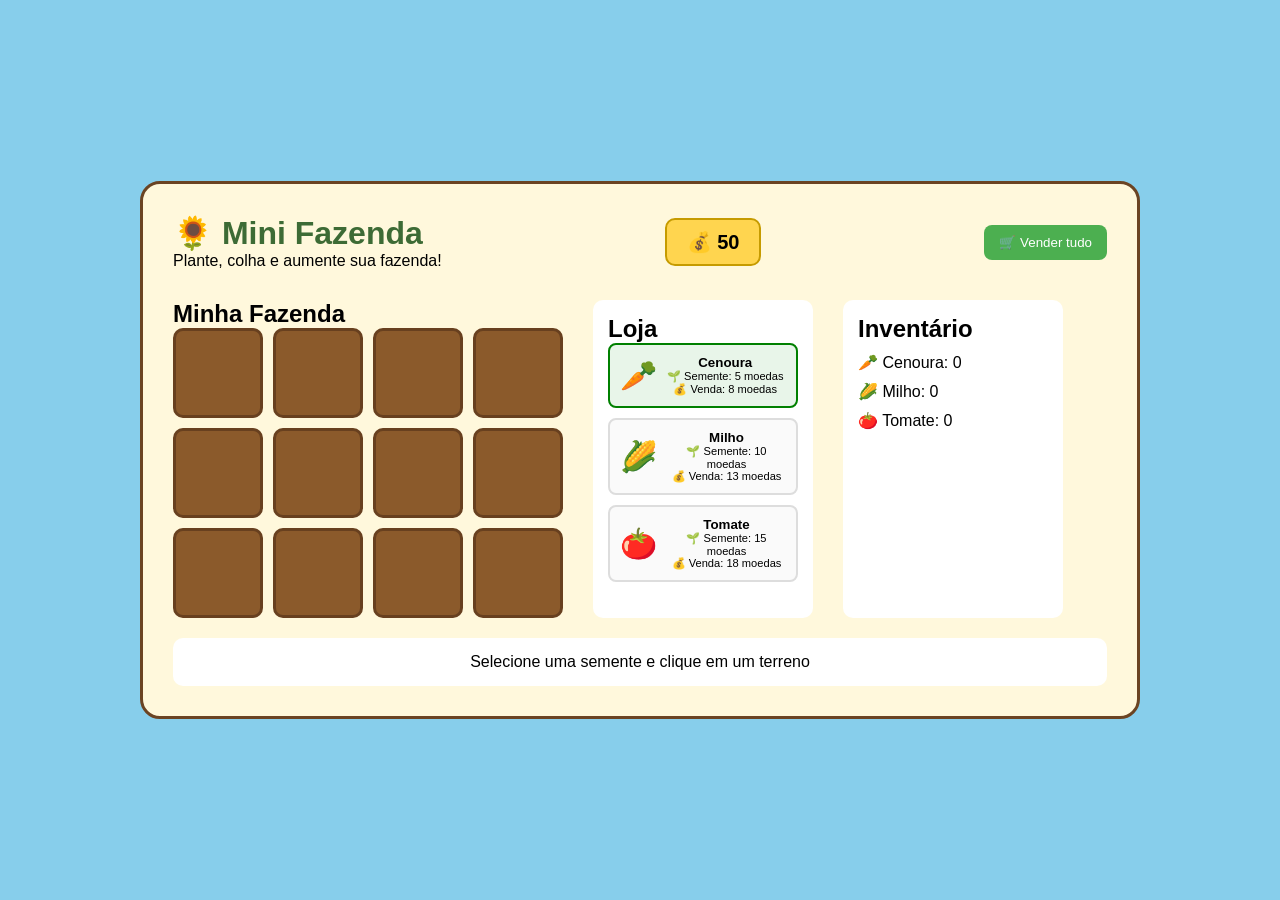
<file: Aula 6/index.html>
<!DOCTYPE html>
<html lang="pt-BR">
<head>
    <meta charset="UTF-8">
    <meta name="viewport" content="width=device-width, initial-scale=1.0">
    <title>Mini fazenda</title>

    <link rel="stylesheet" href="style.css">
</head>
<body>
    <main class="game">
        <header class="game-header">
            <div>
                <h1>🌻 Mini Fazenda</h1>
                <p>Plante, colha e aumente sua fazenda!</p>
            </div>

            <div class="money">
                💰 <span id="money">50</span>
            </div>

            <button id="sellButton">
                🛒 Vender tudo
            </button>
        </header>

        <section class="content">
            <div>
                <h2>Minha Fazenda</h2>
                <div class="farm" id="farm"></div>
            </div>
            <aside class="shop">
                <h2>Loja</h2>

                <button class="seed selected" data-seed="carrot">
                    <span>🥕</span>

                    <div>
                        <strong>
                            Cenoura
                        </strong>
                        <small>
                            🌱 Semente: 5 moedas
                        </small>
                        <small>
                            💰 Venda: 8 moedas
                        </small>
                    </div>
                </button>

                <button class="seed" data-seed="corn">
                    <span>🌽</span>

                    <div>
                        <strong>
                            Milho
                        </strong>
                        <small>
                            🌱 Semente: 10 moedas
                        </small>
                        <small>
                            💰 Venda: 13 moedas
                        </small>
                    </div>
                </button>

                <button class="seed" data-seed="tomato">
                    <span>🍅</span>

                    <div>
                        <strong>
                            Tomate
                        </strong>
                        <small>
                            🌱 Semente: 15 moedas
                        </small>
                        <small>
                            💰 Venda: 18 moedas
                        </small>
                    </div>
                </button>
            </aside>
            <aside class="inventory">
                <h2>Inventário</h2>
                <p>🥕 Cenoura: <span id="inv-carrot">0</span></p>
                <p>🌽 Milho: <span id="inv-corn">0</span></p>
                <p>🍅 Tomate: <span id="inv-tomato">0</span></p>
            </aside>
        </section>

        <p class="message" id="message">
            Selecione uma semente e clique em um terreno
        </p>
    </main>
    <script src="script.js"></script>
</body>
</html>
</file>
<file: Aula 6/style.css>
* {
    margin: 0;
    padding: 0;
    box-sizing: border-box;
}

body {
    min-height: 100vh;

    display: flex;
    justify-content: center;
    align-items: center;

    font-family: Arial, Helvetica, sans-serif;

    background: #87ceeb;
}

.game {
    width: 1000px;
    max-width: 95%;

    padding: 30px;

    background: #fff8dc;

    border-radius: 20px;

    border: 3px solid #6b4423;
}

.game-header {
    display: flex;
    justify-content: space-between;
    align-items: center;

    margin-bottom: 30px;
}

.game-header h1 {
    color: #3d6b35;
}

.status {
    display: flex;

    gap: 15px;

    align-items: center;
}

.money {
    padding: 10px 20px;

    background: #ffd54f;
    
    border-radius: 10px;

    border: 2px solid #c69b00;

    font-size: 20px;

    font-weight: bold;
}

#sellButton {
    padding: 10px 15px;

    background: #4caf50;

    color: white;

    border: none;

    border-radius: 8px;

    cursor: pointer;
}

.content {
    display: flex;

    gap:30px;
}

.farm {
    display: grid; /*grid*/

    grid-template-columns: repeat(4, 90px);

    gap: 10px;
}

.plot {
    width: 90px;

    height: 90px;

    display: flex;

    justify-content: center;

    align-items: center;

    background: #8b5a2b;

    border: 3px solid #68401f;

    border-radius: 10px;

    font-size: 40px;

    cursor: pointer;
}

.plot:hover {
    transform: scale(1.05);
}

.shop, .inventory {
    width: 220px;

    padding: 15px;

    background: white;

    border-radius: 10px;
}

.seed {
    width: 100%;

    display: flex;

    align-items: center;

    gap: 10px;

    padding: 10px;

    margin-bottom: 10px;

    background: #fafafa;

    border: 2px solid #ddd;

    border-radius: 8px;

    cursor: pointer;
}

.seed div {
    display: flex;
    flex-direction: column;
}

.seed.selected {
    border-color: green;

    background: #e8f5e9;
}

.seed span {
    font-size: 30px;
}

.inventory p {
    margin: 10px 0;
}

.message {
    margin-top: 20px;

    padding: 15px;

    background: white;

    border-radius: 10px;

    text-align: center;
}
</file>
